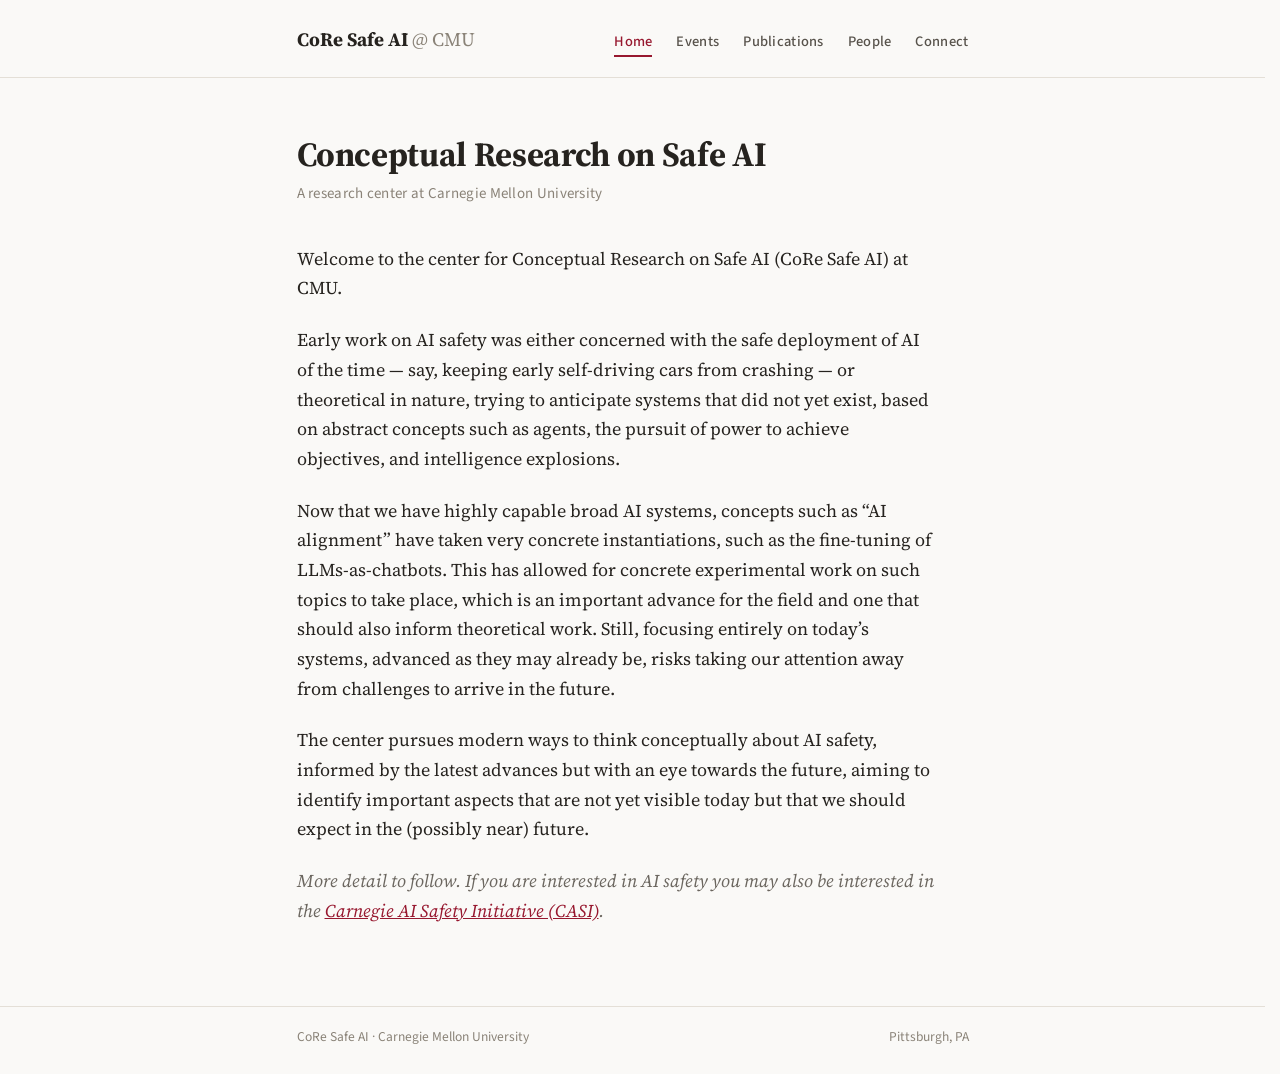
<file: index.html>
<!DOCTYPE html>
<html lang="en">
<head>
    <meta charset="utf-8">
    <meta name="viewport" content="width=device-width, initial-scale=1">
    <title>CoRe Safe AI @ CMU</title>
    <link rel="preconnect" href="https://fonts.googleapis.com">
    <link rel="preconnect" href="https://fonts.gstatic.com" crossorigin>
    <link rel="stylesheet" href="https://fonts.googleapis.com/css2?family=Source+Sans+3:wght@400;500;600&family=Source+Serif+4:ital,wght@0,400;0,600;0,700;1,400&display=swap">
    <link rel="stylesheet" href="style.css">
</head>
<body>
    <header>
        <div class="container">
            <a href="index.html" class="site-title">CoRe Safe AI <span>@ CMU</span></a>
            <nav>
                <a href="index.html" class="current">Home</a>
                <a href="events.html">Events</a>
                <a href="publications.html">Publications</a>
                <a href="people.html">People</a>
                <a href="join.html">Connect</a>
            </nav>
        </div>
    </header>

    <main class="container">
        <h1 class="has-subtitle">Conceptual Research on Safe AI</h1>
        <p class="subtitle">A research center at Carnegie Mellon University</p>

        <div class="prose">
            <p>Welcome to the center for Conceptual Research on Safe AI
            (CoRe Safe AI) at CMU.</p>

            <p>Early work on AI safety was either concerned with the safe
            deployment of AI of the time &mdash; say, keeping early
            self-driving cars from crashing &mdash; or theoretical in
            nature, trying to anticipate systems that did not yet exist,
            based on abstract concepts such as agents, the pursuit of
            power to achieve objectives, and intelligence explosions.</p>

            <p>Now that we have highly capable broad AI systems, concepts
            such as &ldquo;AI alignment&rdquo; have taken very concrete
            instantiations, such as the fine-tuning of LLMs-as-chatbots.
            This has allowed for concrete experimental work on such topics
            to take place, which is an important advance for the field and
            one that should also inform theoretical work.  Still, focusing
            entirely on today&rsquo;s systems, advanced as they may
            already be, risks taking our attention away from challenges to
            arrive in the future.</p>

            <p>The center pursues modern ways to think conceptually about
            AI safety, informed by the latest advances but with an eye
            towards the future, aiming to identify important aspects that
            are not yet visible today but that we should expect in the
            (possibly near) future.</p>

            <p class="aside">More detail to follow. If you are interested in AI safety you may also be interested in the <a href="https://cmuaisafety.com/">Carnegie
AI Safety Initiative (CASI)</a>.

	    </p>
        </div>
    </main>

    <footer>
        <div class="container">
            <span>CoRe Safe AI &middot; Carnegie Mellon University</span>
            <span>Pittsburgh, PA</span>
        </div>
    </footer>
</body>
</html>
</file>
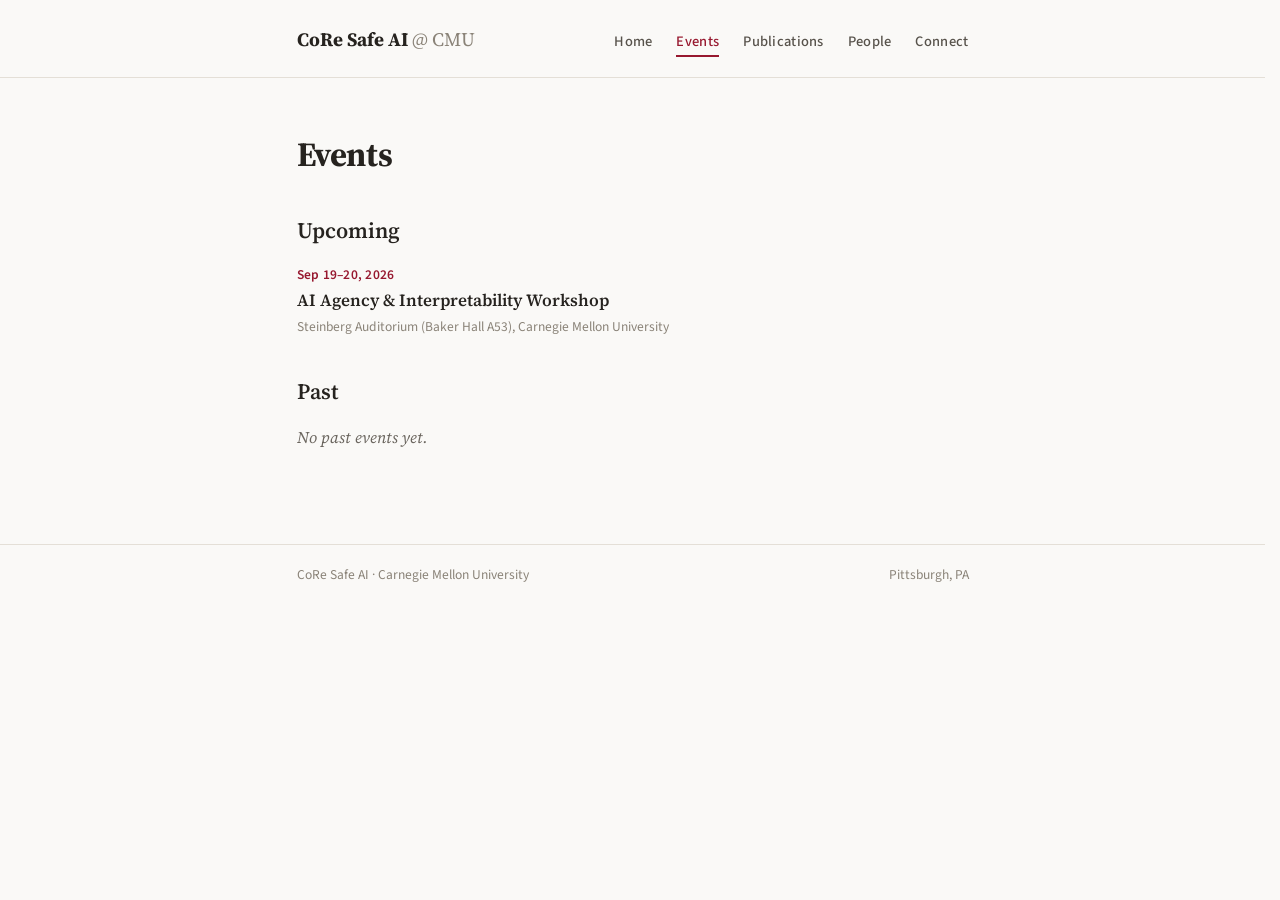
<file: events.html>
<!DOCTYPE html>
<html lang="en">
<head>
    <meta charset="utf-8">
    <meta name="viewport" content="width=device-width, initial-scale=1">
    <title>Events &mdash; CoRe Safe AI @ CMU</title>
    <link rel="preconnect" href="https://fonts.googleapis.com">
    <link rel="preconnect" href="https://fonts.gstatic.com" crossorigin>
    <link rel="stylesheet" href="https://fonts.googleapis.com/css2?family=Source+Sans+3:wght@400;500;600&family=Source+Serif+4:ital,wght@0,400;0,600;0,700;1,400&display=swap">
    <link rel="stylesheet" href="style.css">
</head>
<body>
    <header>
        <div class="container">
            <a href="index.html" class="site-title">CoRe Safe AI <span>@ CMU</span></a>
            <nav>
                <a href="index.html">Home</a>
                <a href="events.html" class="current">Events</a>
                <a href="publications.html">Publications</a>
                <a href="people.html">People</a>
                <a href="join.html">Connect</a>
            </nav>
        </div>
    </header>

    <main class="container">
        <h1>Events</h1>

        <section class="event-list">
            <h2>Upcoming</h2>
            <!--<div class="event">
                <p class="date">Sep 15, 2026 &middot; 4:00 pm</p>
                <p class="title">Seminar: Talk title goes here</p>
                <p class="meta">Speaker Name (Affiliation) &middot; Location TBD</p>
            </div>-->

            <div class="event">
                <p class="date">Sep 19&ndash;20, 2026</p>
                <p class="title"><a href="https://aydinmohseni.com/ai-agency-workshop/">AI Agency &amp; Interpretability Workshop</a></p>
                <p class="meta">Steinberg Auditorium (Baker Hall A53), Carnegie Mellon University</p>
            </div>

            <h2>Past</h2>
            <p class="aside">No past events yet.</p>
        </section>
    </main>

    <footer>
        <div class="container">
            <span>CoRe Safe AI &middot; Carnegie Mellon University</span>
            <span>Pittsburgh, PA</span>
        </div>
    </footer>
</body>
</html>
</file>
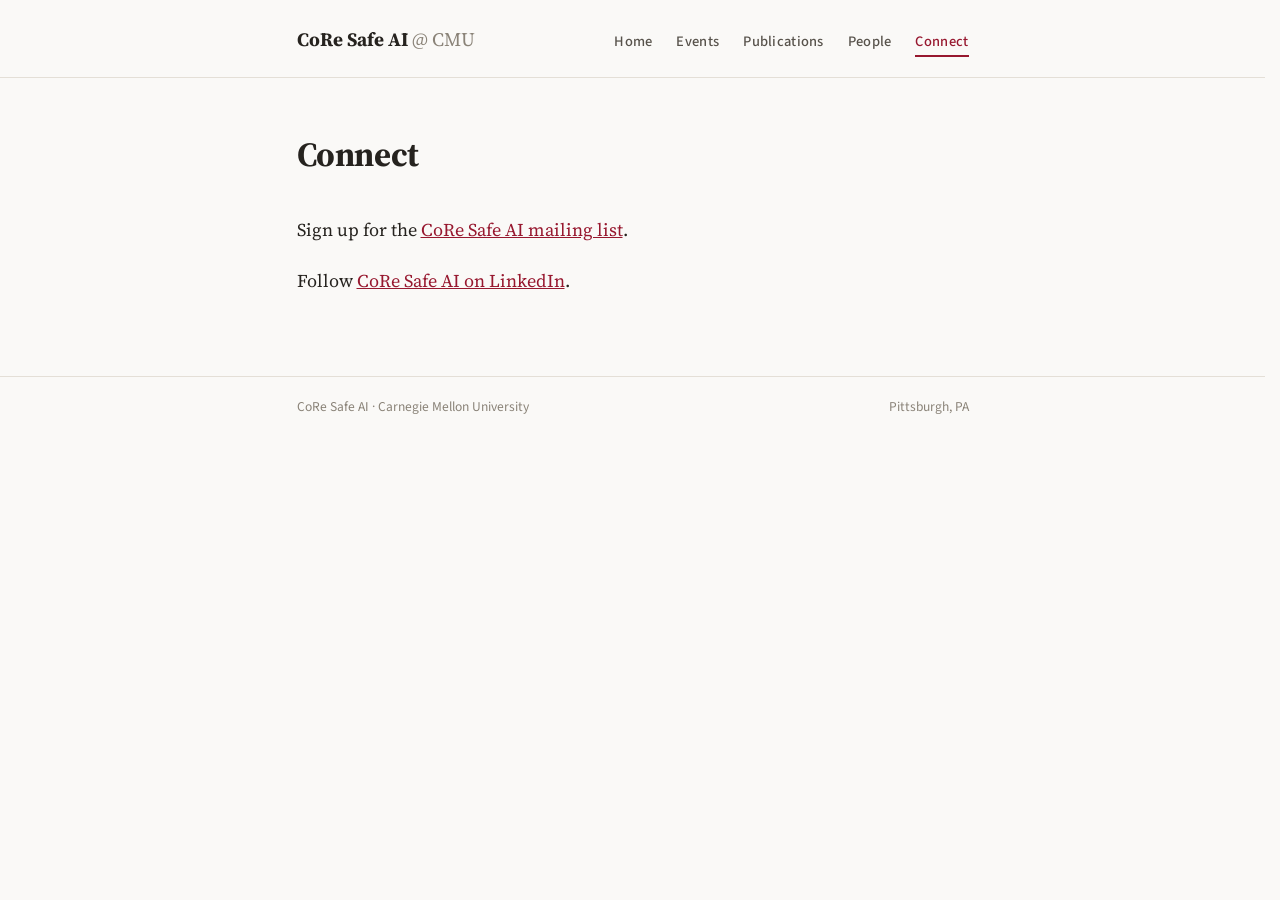
<file: join.html>
<!DOCTYPE html>
<html lang="en">
<head>
    <meta charset="utf-8">
    <meta name="viewport" content="width=device-width, initial-scale=1">
    <title>Connect &mdash; CoRe Safe AI @ CMU</title>
    <link rel="preconnect" href="https://fonts.googleapis.com">
    <link rel="preconnect" href="https://fonts.gstatic.com" crossorigin>
    <link rel="stylesheet" href="https://fonts.googleapis.com/css2?family=Source+Sans+3:wght@400;500;600&family=Source+Serif+4:ital,wght@0,400;0,600;0,700;1,400&display=swap">
    <link rel="stylesheet" href="style.css">
</head>
<body>
    <header>
        <div class="container">
            <a href="index.html" class="site-title">CoRe Safe AI <span>@ CMU</span></a>
            <nav>
                <a href="index.html">Home</a>
                <a href="events.html">Events</a>
                <a href="publications.html">Publications</a>
                <a href="people.html">People</a>
                <a href="join.html" class="current">Connect</a>
            </nav>
        </div>
    </header>

    <main class="container">
        <h1>Connect</h1>

        <div class="prose">
            <p>Sign up for the <a href="https://mailman.srv.cs.cmu.edu/mailman/listinfo/core-safe-ai-announce">CoRe Safe AI mailing list</a>.</p>
            <p>Follow <a href="https://www.linkedin.com/company/core-safe-ai-cmu">CoRe Safe AI on LinkedIn</a>.</p>
        </div>
    </main>

    <footer>
        <div class="container">
            <span>CoRe Safe AI &middot; Carnegie Mellon University</span>
            <span>Pittsburgh, PA</span>
        </div>
    </footer>
</body>
</html>
</file>
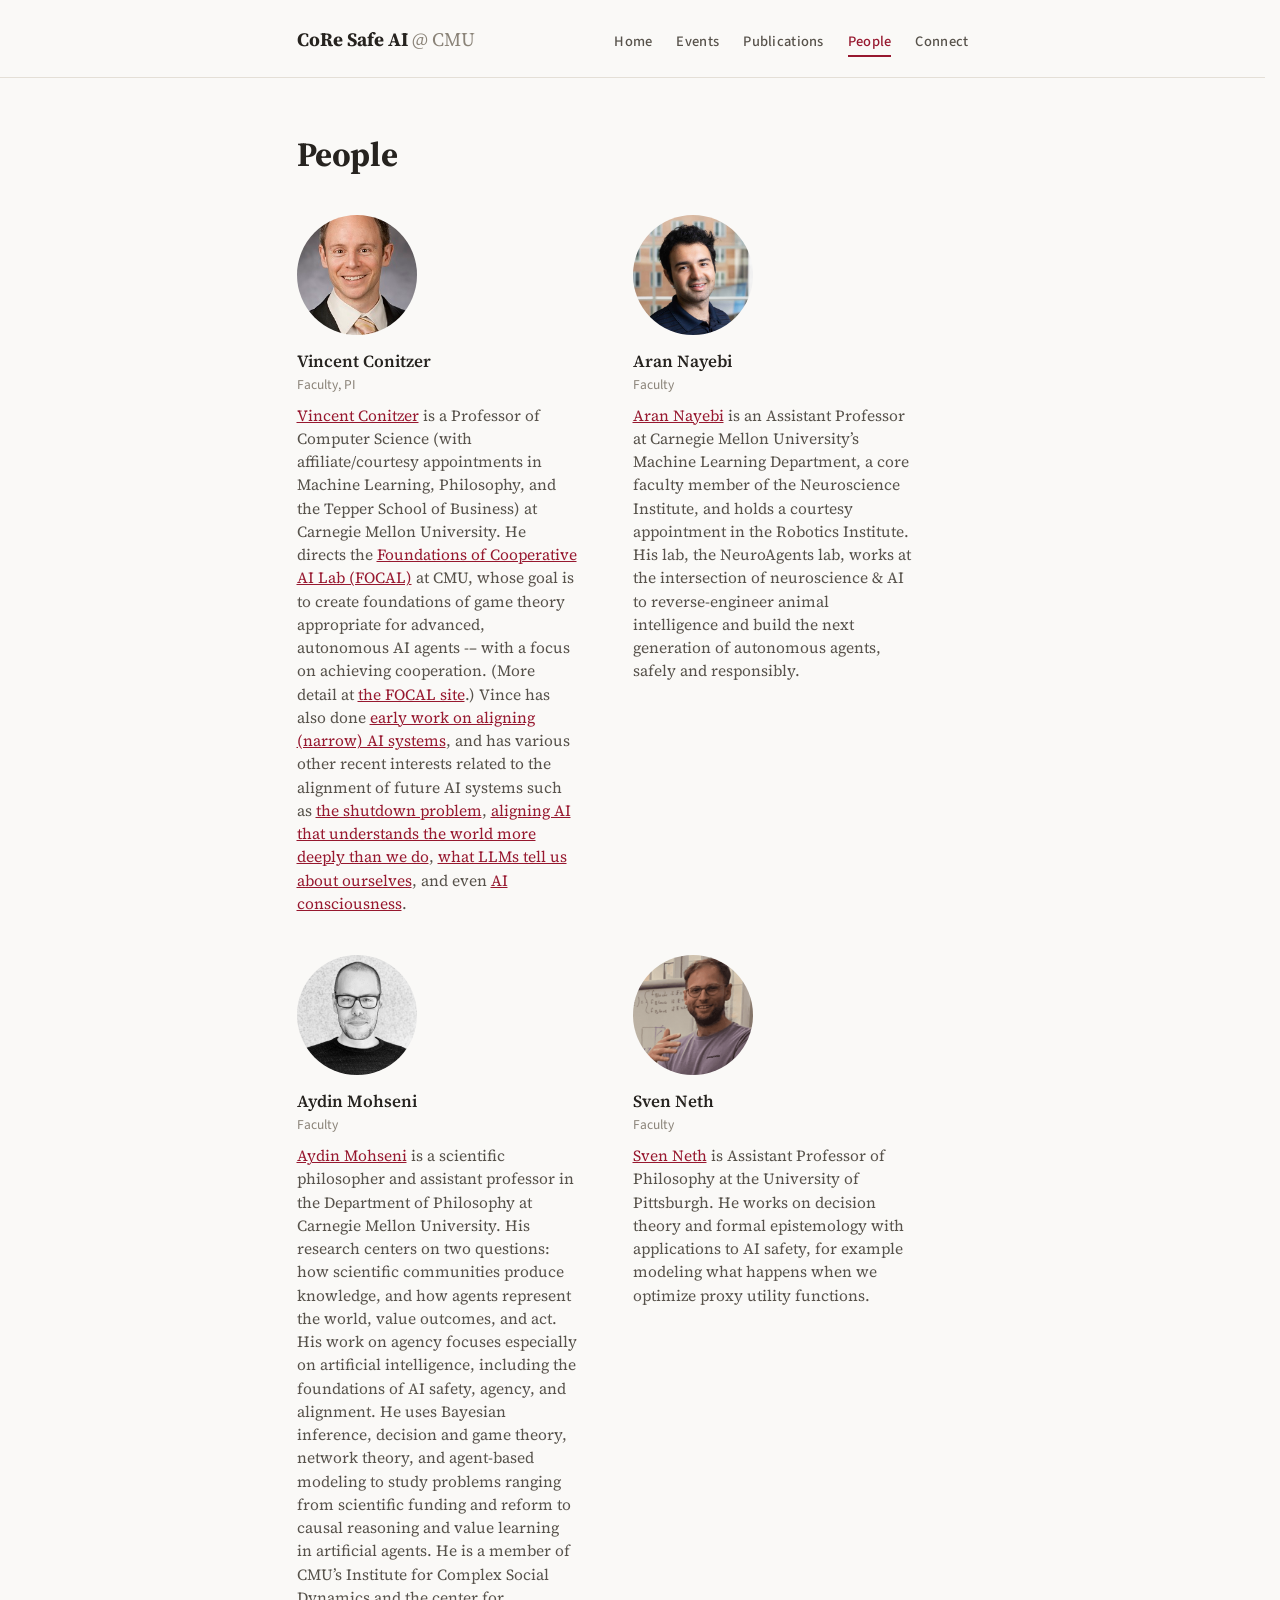
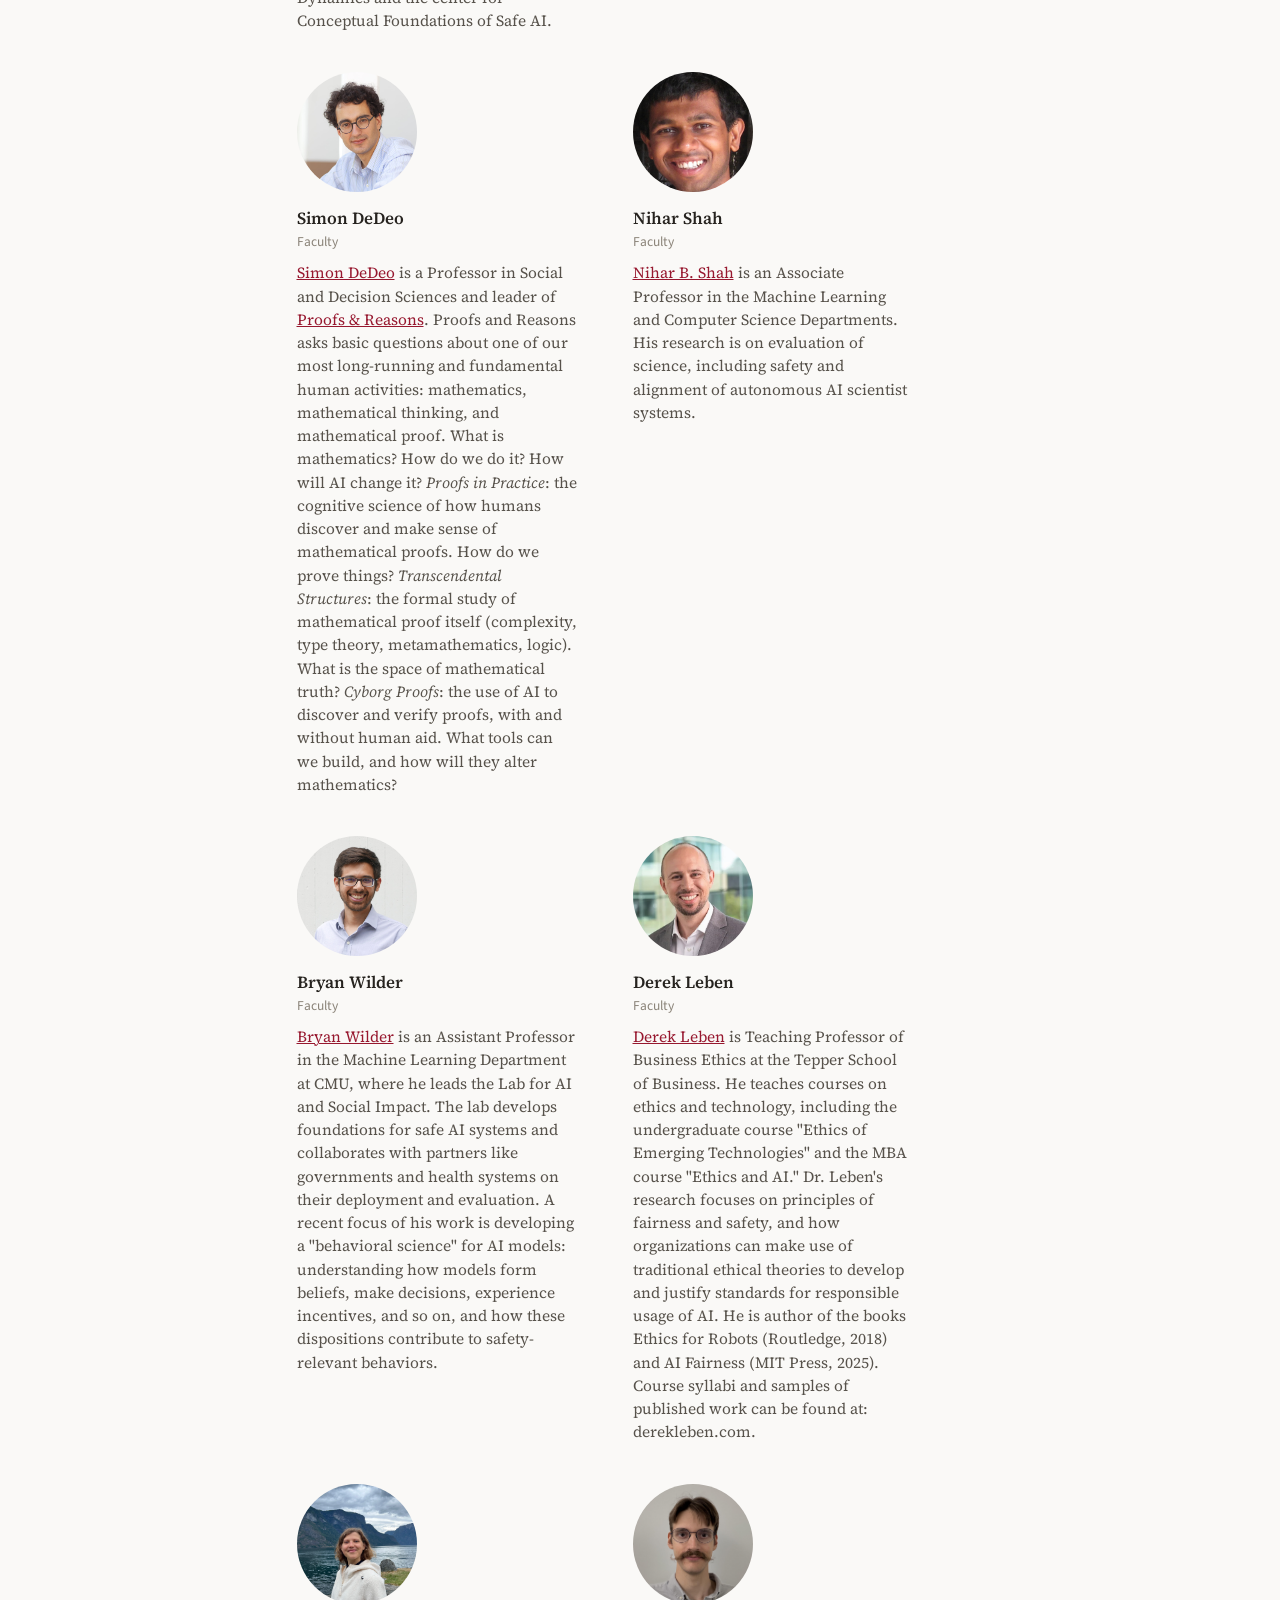
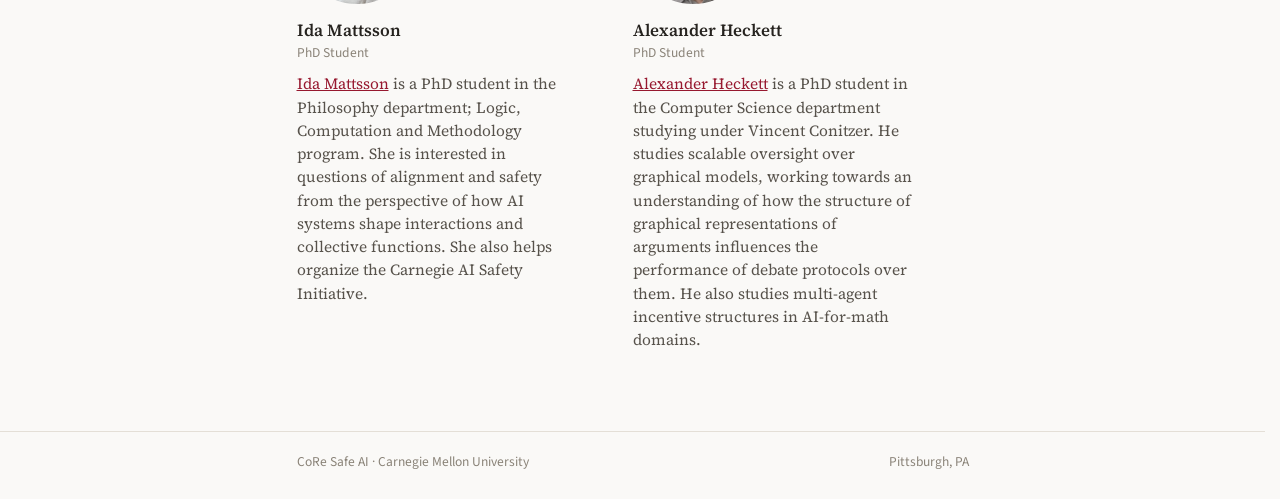
<file: people.html>
<!DOCTYPE html>
<html lang="en">
<head>
    <meta charset="utf-8">
    <meta name="viewport" content="width=device-width, initial-scale=1">
    <title>People &mdash; CoRe Safe AI @ CMU</title>
    <link rel="preconnect" href="https://fonts.googleapis.com">
    <link rel="preconnect" href="https://fonts.gstatic.com" crossorigin>
    <link rel="stylesheet" href="https://fonts.googleapis.com/css2?family=Source+Sans+3:wght@400;500;600&family=Source+Serif+4:ital,wght@0,400;0,600;0,700;1,400&display=swap">
    <link rel="stylesheet" href="style.css">
</head>
<body>
    <header>
        <div class="container">
            <a href="index.html" class="site-title">CoRe Safe AI <span>@ CMU</span></a>
            <nav>
                <a href="index.html">Home</a>
                <a href="events.html">Events</a>
                <a href="publications.html">Publications</a>
                <a href="people.html" class="current">People</a>
                <a href="join.html">Connect</a>
            </nav>
        </div>
    </header>

    <main class="container">
        <h1>People</h1>

        <div class="people-grid">
            <article class="person">
                <img src="photos/conitzer.jpg" alt="Vincent Conitzer" width="120" height="120">
                <h2 class="name">Vincent Conitzer</h2>
                <p class="role">Faculty, PI</p>
                <p class="description">
                  <a href="https://www.cs.cmu.edu/~conitzer/">Vincent Conitzer</a> is a Professor of Computer Science (with affiliate/courtesy appointments in Machine Learning, Philosophy, and the Tepper School of Business) at Carnegie Mellon University. He directs the <a href="https://www.cs.cmu.edu/~focal/">Foundations of Cooperative AI Lab (FOCAL)</a> at CMU, whose goal is to create foundations of game theory appropriate for advanced, autonomous AI agents -– with a focus on achieving cooperation.  (More detail at <a href="https://www.cs.cmu.edu/~focal/">the FOCAL site</a>.)  Vince has also done <a href="https://www.cs.cmu.edu/~conitzer/bytopic.html#moral%20AI">early work on aligning (narrow) AI systems</a>, and has various other recent interests related to the alignment of future AI systems such as <a href="https://www.cs.cmu.edu/~conitzer/shutdownIASEAI26.pdf">the shutdown problem</a>, <a href="https://philsci-archive.pitt.edu/26351/">aligning AI that understands the world more deeply than we do</a>, <a href="https://philpapers.org/archive/YOSWDL.pdf">what LLMs tell us about ourselves</a>, and even <a href="https://www.cs.cmu.edu/~conitzer/LLMconsciousness.pdf">AI consciousness</a>.
                </p>
            </article>

            <article class="person">
                <img src="photos/nayebi.jpg" alt="Aran Nayebi" width="120" height="120">
                <h2 class="name">Aran Nayebi</h2>
                <p class="role">Faculty</p>
                <p class="description">
                    <a href="https://anayebi.github.io/">Aran Nayebi</a> is an Assistant Professor at Carnegie Mellon University’s Machine Learning Department, a core faculty member of the Neuroscience Institute, and holds a courtesy appointment in the Robotics Institute. His lab, the NeuroAgents lab, works at the intersection of neuroscience & AI to reverse-engineer 
animal intelligence and build the next generation of autonomous agents, safely and responsibly.
                </p>
            </article>

            <article class="person">
                <img src="photos/mohseni.jpg" alt="Aydin Mohseni" width="120" height="120">
                <h2 class="name">Aydin Mohseni</h2>
                <p class="role">Faculty</p>
                <p class="description">
                    <a href="https://aydinmohseni.com/">Aydin Mohseni</a> is a scientific philosopher and assistant professor in the Department of Philosophy at Carnegie Mellon University. His research centers on two questions: how scientific communities produce knowledge, and how agents represent the world, value outcomes, and act. His work on agency focuses especially on artificial intelligence, including the foundations of AI safety, agency, and alignment. He uses Bayesian inference, decision and game theory, network theory, and agent-based modeling to study problems ranging from scientific funding and reform to causal reasoning and value learning in artificial agents. He is a member of CMU’s Institute for Complex Social Dynamics and the center for Conceptual Foundations of Safe AI.
                </p>
            </article>

            <article class="person">
                <img src="photos/neth.png" alt="Sven Neth" width="120" height="120">
                <h2 class="name">Sven Neth</h2>
                <p class="role">Faculty</p>
                <p class="description">
                    <a href="https://www.ocf.berkeley.edu/~nethsven/">Sven Neth</a> is Assistant Professor of Philosophy at the University of Pittsburgh. He works on decision theory and formal epistemology with applications to AI safety, for example modeling what happens when we optimize proxy utility functions.
                </p>
            </article>

            <article class="person">
                <img src="photos/dedeo.jpg" alt="Simon DeDeo" width="120" height="120">
                <h2 class="name">Simon DeDeo</h2>
                <p class="role">Faculty</p>
                <p class="description">
                    <a href="https://www.cmu.edu/dietrich/sds/people/faculty/simon-dedeo.html">Simon DeDeo</a> is a Professor in Social and Decision Sciences and leader of <a href="https://proofsandreasons.io/">Proofs & Reasons</a>.
                    Proofs and Reasons asks basic questions about one of our most long-running and fundamental human activities: mathematics, mathematical thinking, and mathematical proof. What is mathematics? How do we do it? How will AI change it?
                    <i>Proofs in Practice</i>: the cognitive science of how humans discover and make sense of mathematical proofs. How do we prove things?
                    <i>Transcendental Structures</i>: the formal study of mathematical proof itself (complexity, type theory, metamathematics, logic). What is the space of mathematical truth?
                    <i>Cyborg Proofs</i>: the use of AI to discover and verify proofs, with and without human aid. What tools can we build, and how will they alter mathematics?
                </p>
            </article>

            <article class="person">
                <img src="photos/shah.png" alt="Nihar Shah" width="120" height="120">
                <h2 class="name">Nihar Shah</h2>
                <p class="role">Faculty</p>
                <p class="description">
                    <a href="https://cs.cmu.edu/~nihars">Nihar B. Shah</a> is an Associate Professor in the Machine Learning and Computer Science  Departments. His research is on evaluation of science, including safety and alignment of autonomous AI scientist systems.
                </p>
            </article>

            <article class="person">
                <img src="photos/wilder.jpg" alt="Bryan Wilder" width="120" height="120">
                <h2 class="name">Bryan Wilder</h2>
                <p class="role">Faculty</p>
                <p class="description">
		    <a href="https://bryanwilder.github.io/">Bryan Wilder</a> is an Assistant Professor in the Machine Learning Department at CMU, where he leads the Lab for AI and Social Impact. The lab develops foundations for safe AI systems and collaborates with partners like governments and health systems on their deployment and evaluation. A recent focus of his work is developing a "behavioral science" for AI models: understanding how models form beliefs, make decisions, experience incentives, and so on, and how these dispositions contribute to safety-relevant behaviors.
                </p>
            </article>

            <article class="person">
                <img src="photos/leben.webp" alt="Derek Leben" width="120" height="120">
                <h2 class="name">Derek Leben</h2>
                <p class="role">Faculty</p>
                <p class="description">
		    <a href="https://scholars.cmu.edu/11834-derek-leben">Derek Leben</a> is Teaching Professor of Business Ethics at the Tepper School of Business. He teaches courses on ethics and technology, including the undergraduate course "Ethics of Emerging Technologies" and the MBA course "Ethics and AI." Dr. Leben's research focuses on principles of fairness and safety, and how organizations can make use of traditional ethical theories to develop and justify standards for responsible usage of AI. He is author of the books Ethics for Robots (Routledge, 2018) and AI Fairness (MIT Press, 2025). Course syllabi and samples of published work can be found at: derekleben.com.
                </p>
            </article>

            <article class="person">
                <img src="photos/mattsson.jpeg" alt="Ida Mattsson" width="120" height="120">
                <h2 class="name">Ida Mattsson</h2>
                <p class="role">PhD Student</p>
                <p class="description">
                    <a href="https://www.cmu.edu/dietrich/philosophy/people/phd/ida-mattsson.html">Ida Mattsson</a> is a PhD student in the Philosophy department; Logic, Computation and Methodology program. She is interested in questions of alignment and safety from the perspective of how AI systems shape interactions and collective functions. She also helps organize the Carnegie AI Safety Initiative.
                </p>
            </article>

            <article class="person">
                <img src="photos/heckett.jpg" alt="Alexander Heckett" width="120" height="120">
                <h2 class="name">Alexander Heckett</h2>
                <p class="role">PhD Student</p>
                <p class="description">
                    <a href=https://aheckett.com/>Alexander Heckett</a> is a PhD student in the Computer Science department studying under Vincent Conitzer. He studies scalable oversight over graphical models, working towards an understanding of how the structure of graphical representations of arguments influences the performance of debate protocols over them. He also studies multi-agent incentive structures in AI-for-math domains.
                </p>
            </article>
        </div>
    </main>

    <footer>
        <div class="container">
            <span>CoRe Safe AI &middot; Carnegie Mellon University</span>
            <span>Pittsburgh, PA</span>
        </div>
    </footer>
</body>
</html>
</file>
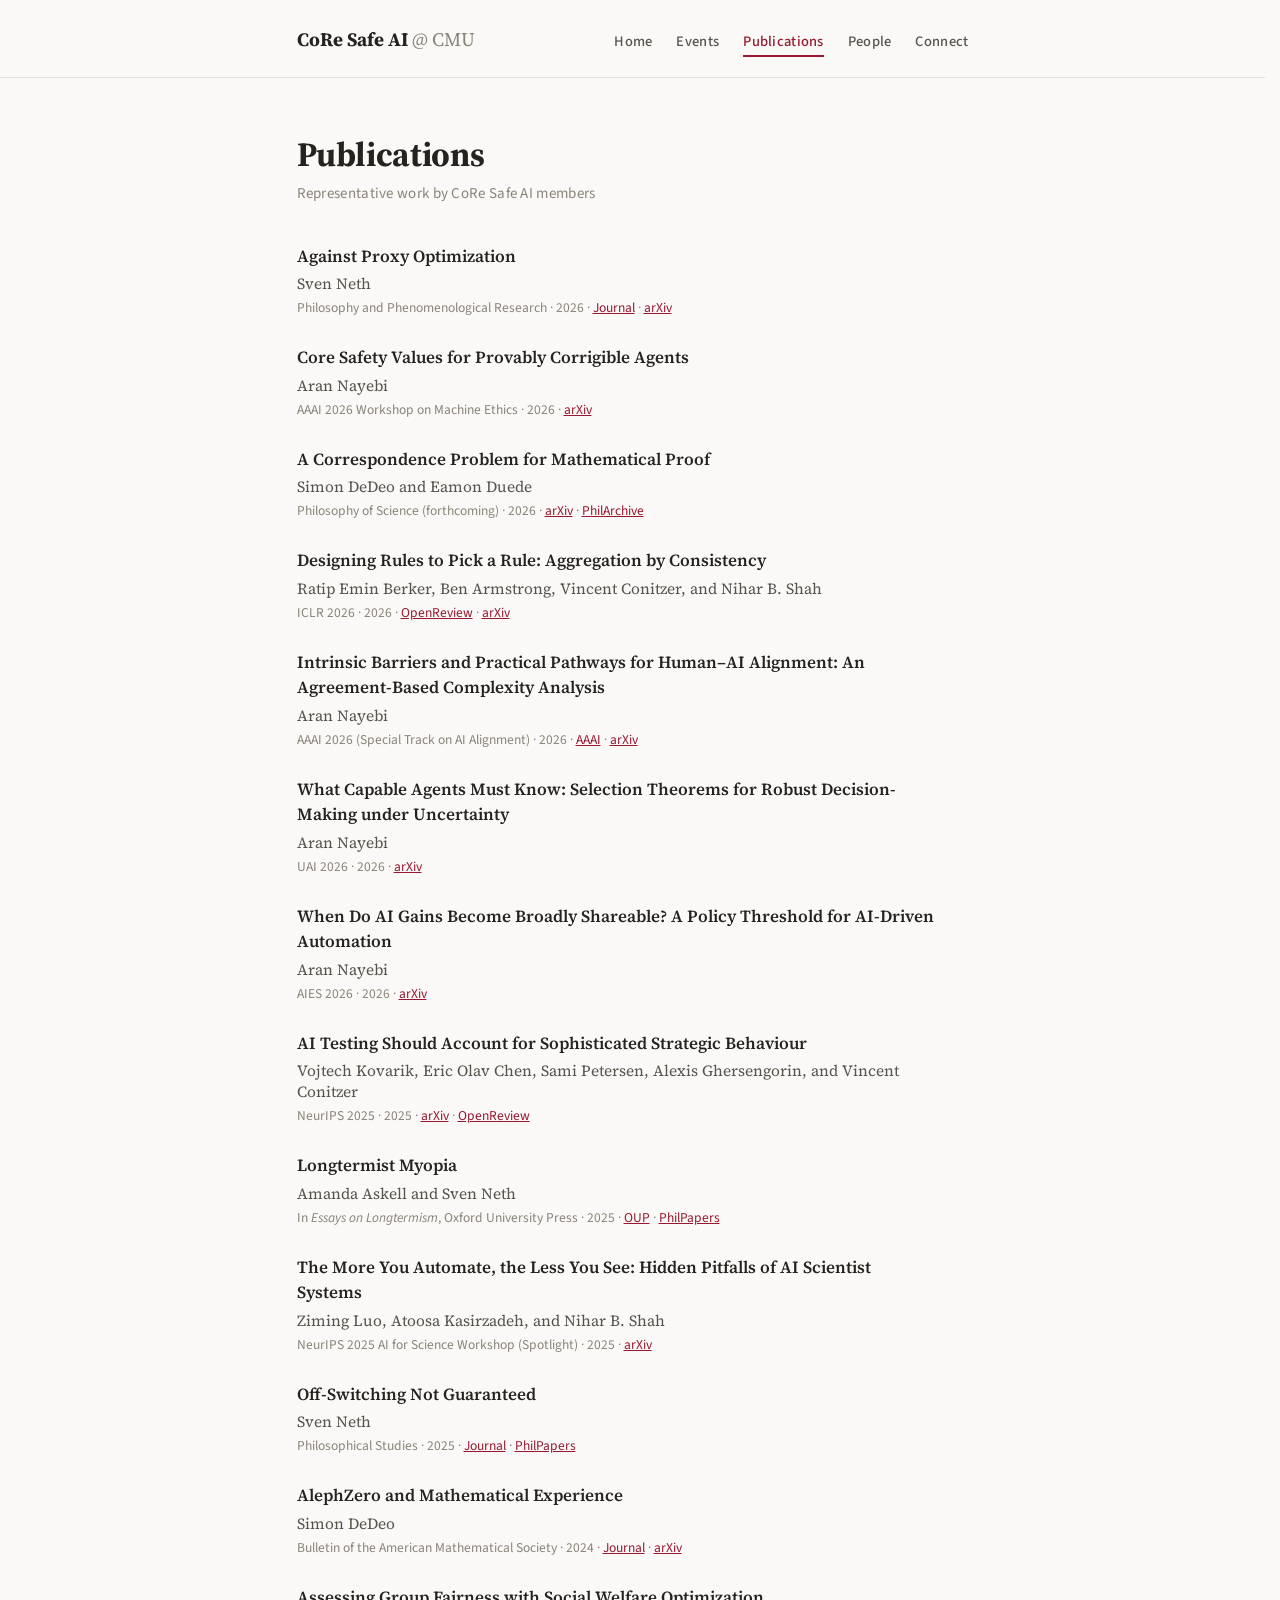
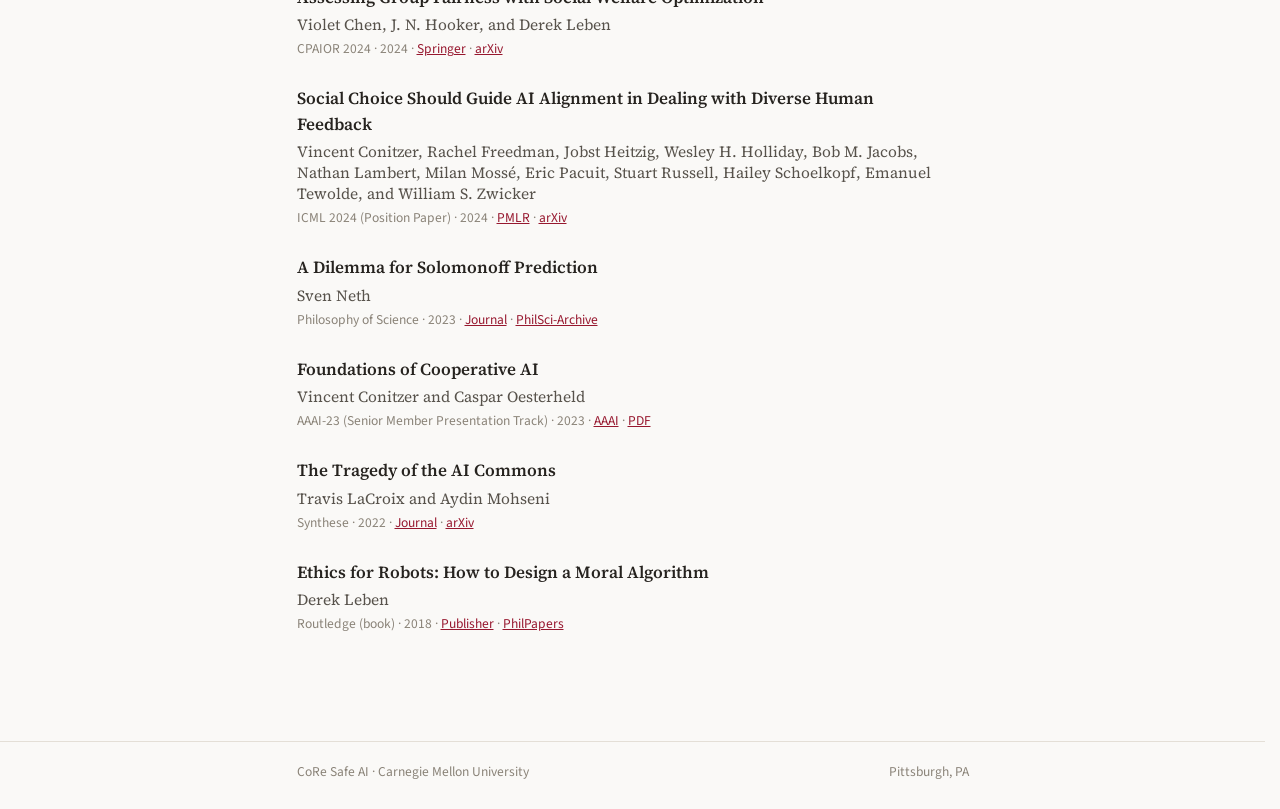
<file: publications.html>
<!DOCTYPE html>
<html lang="en">
<head>
    <meta charset="utf-8">
    <meta name="viewport" content="width=device-width, initial-scale=1">
    <title>Publications &mdash; CoRe Safe AI @ CMU</title>
    <link rel="preconnect" href="https://fonts.googleapis.com">
    <link rel="preconnect" href="https://fonts.gstatic.com" crossorigin>
    <link rel="stylesheet" href="https://fonts.googleapis.com/css2?family=Source+Sans+3:wght@400;500;600&family=Source+Serif+4:ital,wght@0,400;0,600;0,700;1,400&display=swap">
    <link rel="stylesheet" href="style.css">
</head>
<body>
    <header>
        <div class="container">
            <a href="index.html" class="site-title">CoRe Safe AI <span>@ CMU</span></a>
            <nav>
                <a href="index.html">Home</a>
                <a href="events.html">Events</a>
                <a href="publications.html" class="current">Publications</a>
                <a href="people.html">People</a>
                <a href="join.html">Connect</a>
            </nav>
        </div>
    </header>

    <main class="container">
        <h1 class="has-subtitle">Publications</h1>
        <p class="subtitle">Representative work by CoRe Safe AI members</p>

        <div class="pub-list">
            <div class="pub">
                <p class="title"><a href="https://doi.org/10.1111/phpr.70138">Against Proxy Optimization</a></p>
                <p class="authors">Sven Neth</p>
                <p class="meta">Philosophy and Phenomenological Research &middot; 2026 &middot; <a href="https://doi.org/10.1111/phpr.70138">Journal</a> &middot; <a href="https://arxiv.org/abs/2606.23597">arXiv</a></p>
            </div>

            <div class="pub">
                <p class="title"><a href="https://arxiv.org/abs/2507.20964">Core Safety Values for Provably Corrigible Agents</a></p>
                <p class="authors">Aran Nayebi</p>
                <p class="meta">AAAI 2026 Workshop on Machine Ethics &middot; 2026 &middot; <a href="https://arxiv.org/abs/2507.20964">arXiv</a></p>
            </div>

            <div class="pub">
                <p class="title"><a href="https://arxiv.org/abs/2603.13680">A Correspondence Problem for Mathematical Proof</a></p>
                <p class="authors">Simon DeDeo and Eamon Duede</p>
                <p class="meta">Philosophy of Science (forthcoming) &middot; 2026 &middot; <a href="https://arxiv.org/abs/2603.13680">arXiv</a> &middot; <a href="https://philarchive.org/rec/DEDACP">PhilArchive</a></p>
            </div>

            <div class="pub">
                <p class="title"><a href="https://openreview.net/forum?id=xxsacQ3tdb">Designing Rules to Pick a Rule: Aggregation by Consistency</a></p>
                <p class="authors">Ratip Emin Berker, Ben Armstrong, Vincent Conitzer, and Nihar B. Shah</p>
                <p class="meta">ICLR 2026 &middot; 2026 &middot; <a href="https://openreview.net/forum?id=xxsacQ3tdb">OpenReview</a> &middot; <a href="https://arxiv.org/abs/2508.17177">arXiv</a></p>
            </div>

            <div class="pub">
                <p class="title"><a href="https://ojs.aaai.org/index.php/AAAI/article/view/41113">Intrinsic Barriers and Practical Pathways for Human–AI Alignment: An Agreement-Based Complexity Analysis</a></p>
                <p class="authors">Aran Nayebi</p>
                <p class="meta">AAAI 2026 (Special Track on AI Alignment) &middot; 2026 &middot; <a href="https://ojs.aaai.org/index.php/AAAI/article/view/41113">AAAI</a> &middot; <a href="https://arxiv.org/abs/2502.05934">arXiv</a></p>
            </div>

            <div class="pub">
                <p class="title"><a href="https://arxiv.org/abs/2603.02491">What Capable Agents Must Know: Selection Theorems for Robust Decision-Making under Uncertainty</a></p>
                <p class="authors">Aran Nayebi</p>
                <p class="meta">UAI 2026 &middot; 2026 &middot; <a href="https://arxiv.org/abs/2603.02491">arXiv</a></p>
            </div>

            <div class="pub">
                <p class="title"><a href="https://arxiv.org/abs/2505.18687">When Do AI Gains Become Broadly Shareable? A Policy Threshold for AI-Driven Automation</a></p>
                <p class="authors">Aran Nayebi</p>
                <p class="meta">AIES 2026 &middot; 2026 &middot; <a href="https://arxiv.org/abs/2505.18687">arXiv</a></p>
            </div>

            <div class="pub">
                <p class="title"><a href="https://arxiv.org/abs/2508.14927">AI Testing Should Account for Sophisticated Strategic Behaviour</a></p>
                <p class="authors">Vojtech Kovarik, Eric Olav Chen, Sami Petersen, Alexis Ghersengorin, and Vincent Conitzer</p>
                <p class="meta">NeurIPS 2025 &middot; 2025 &middot; <a href="https://arxiv.org/abs/2508.14927">arXiv</a> &middot; <a href="https://openreview.net/forum?id=OMc0BYxND4">OpenReview</a></p>
            </div>

            <div class="pub">
                <p class="title"><a href="https://doi.org/10.1093/9780191979972.003.0020">Longtermist Myopia</a></p>
                <p class="authors">Amanda Askell and Sven Neth</p>
                <p class="meta">In <i>Essays on Longtermism</i>, Oxford University Press &middot; 2025 &middot; <a href="https://doi.org/10.1093/9780191979972.003.0020">OUP</a> &middot; <a href="https://philpapers.org/rec/ASKLMZ">PhilPapers</a></p>
            </div>

            <div class="pub">
                <p class="title"><a href="https://arxiv.org/abs/2509.08713">The More You Automate, the Less You See: Hidden Pitfalls of AI Scientist Systems</a></p>
                <p class="authors">Ziming Luo, Atoosa Kasirzadeh, and Nihar B. Shah</p>
                <p class="meta">NeurIPS 2025 AI for Science Workshop (Spotlight) &middot; 2025 &middot; <a href="https://arxiv.org/abs/2509.08713">arXiv</a></p>
            </div>

            <div class="pub">
                <p class="title"><a href="https://doi.org/10.1007/s11098-025-02296-x">Off-Switching Not Guaranteed</a></p>
                <p class="authors">Sven Neth</p>
                <p class="meta">Philosophical Studies &middot; 2025 &middot; <a href="https://doi.org/10.1007/s11098-025-02296-x">Journal</a> &middot; <a href="https://philpapers.org/rec/NETONG">PhilPapers</a></p>
            </div>

            <div class="pub">
                <p class="title"><a href="https://doi.org/10.1090/bull/1824">AlephZero and Mathematical Experience</a></p>
                <p class="authors">Simon DeDeo</p>
                <p class="meta">Bulletin of the American Mathematical Society &middot; 2024 &middot; <a href="https://doi.org/10.1090/bull/1824">Journal</a> &middot; <a href="https://arxiv.org/abs/2307.05599">arXiv</a></p>
            </div>

            <div class="pub">
                <p class="title"><a href="https://link.springer.com/chapter/10.1007/978-3-031-60597-0_14">Assessing Group Fairness with Social Welfare Optimization</a></p>
                <p class="authors">Violet Chen, J. N. Hooker, and Derek Leben</p>
                <p class="meta">CPAIOR 2024 &middot; 2024 &middot; <a href="https://link.springer.com/chapter/10.1007/978-3-031-60597-0_14">Springer</a> &middot; <a href="https://arxiv.org/abs/2405.11421">arXiv</a></p>
            </div>

            <div class="pub">
                <p class="title"><a href="https://proceedings.mlr.press/v235/conitzer24a.html">Social Choice Should Guide AI Alignment in Dealing with Diverse Human Feedback</a></p>
                <p class="authors">Vincent Conitzer, Rachel Freedman, Jobst Heitzig, Wesley H. Holliday, Bob M. Jacobs, Nathan Lambert, Milan Mossé, Eric Pacuit, Stuart Russell, Hailey Schoelkopf, Emanuel Tewolde, and William S. Zwicker</p>
                <p class="meta">ICML 2024 (Position Paper) &middot; 2024 &middot; <a href="https://proceedings.mlr.press/v235/conitzer24a.html">PMLR</a> &middot; <a href="https://arxiv.org/abs/2404.10271">arXiv</a></p>
            </div>

            <div class="pub">
                <p class="title"><a href="https://doi.org/10.1017/psa.2022.72">A Dilemma for Solomonoff Prediction</a></p>
                <p class="authors">Sven Neth</p>
                <p class="meta">Philosophy of Science &middot; 2023 &middot; <a href="https://doi.org/10.1017/psa.2022.72">Journal</a> &middot; <a href="https://philsci-archive.pitt.edu/20747/">PhilSci-Archive</a></p>
            </div>

            <div class="pub">
                <p class="title"><a href="https://ojs.aaai.org/index.php/AAAI/article/view/26791">Foundations of Cooperative AI</a></p>
                <p class="authors">Vincent Conitzer and Caspar Oesterheld</p>
                <p class="meta">AAAI-23 (Senior Member Presentation Track) &middot; 2023 &middot; <a href="https://ojs.aaai.org/index.php/AAAI/article/view/26791">AAAI</a> &middot; <a href="https://www.cs.cmu.edu/~conitzer/FOCALAAAI23.pdf">PDF</a></p>
            </div>

            <div class="pub">
                <p class="title"><a href="https://doi.org/10.1007/s11229-022-03763-2">The Tragedy of the AI Commons</a></p>
                <p class="authors">Travis LaCroix and Aydin Mohseni</p>
                <p class="meta">Synthese &middot; 2022 &middot; <a href="https://doi.org/10.1007/s11229-022-03763-2">Journal</a> &middot; <a href="https://arxiv.org/abs/2006.05203">arXiv</a></p>
            </div>

            <div class="pub">
                <p class="title"><a href="https://www.routledge.com/Ethics-for-Robots-How-to-Design-a-Moral-Algorithm/Leben/p/book/9781138716179">Ethics for Robots: How to Design a Moral Algorithm</a></p>
                <p class="authors">Derek Leben</p>
                <p class="meta">Routledge (book) &middot; 2018 &middot; <a href="https://www.routledge.com/Ethics-for-Robots-How-to-Design-a-Moral-Algorithm/Leben/p/book/9781138716179">Publisher</a> &middot; <a href="https://philpapers.org/rec/LEBEFR">PhilPapers</a></p>
            </div>
        </div>
    </main>

    <footer>
        <div class="container">
            <span>CoRe Safe AI &middot; Carnegie Mellon University</span>
            <span>Pittsburgh, PA</span>
        </div>
    </footer>
</body>
</html>
</file>
<file: style.css>
/* Shared stylesheet for CoRe Safe AI @ CMU */

:root {
  --bg: #faf9f7;
  --text: #26231f;
  --secondary: #57524b;
  --muted: #8a8378;
  --soft: #6b665f;
  --rule: #e4dfd7;
  --accent: #97182f;
  --accent-dark: #6e1023;
  --serif: 'Source Serif 4', Georgia, serif;
  --sans: 'Source Sans 3', 'Helvetica Neue', Arial, sans-serif;
}

* {
  box-sizing: border-box;
}

html {
  scrollbar-gutter: stable;
}

body {
  margin: 0;
  background: var(--bg);
  color: var(--text);
  font-family: var(--serif);
  -webkit-font-smoothing: antialiased;
}

a {
  color: var(--accent);
}

a:hover {
  color: var(--accent-dark);
}

.container {
  max-width: 720px;
  margin: 0 auto;
  padding-left: 24px;
  padding-right: 24px;
}

/* Header / navigation */
header {
  border-bottom: 1px solid var(--rule);
}

header .container {
  padding-top: 26px;
  padding-bottom: 20px;
  display: flex;
  align-items: baseline;
  justify-content: space-between;
  flex-wrap: wrap;
  gap: 10px 28px;
}

.site-title {
  font-weight: 700;
  font-size: 19px;
  color: var(--text);
  text-decoration: none;
}

.site-title span {
  font-weight: 400;
  color: var(--muted);
}

nav {
  display: flex;
  flex-wrap: wrap;
  max-width: 100%;
  gap: 10px 24px;
  font-family: var(--sans);
  font-size: 14.5px;
  font-weight: 500;
  letter-spacing: 0.02em;
}

nav a {
  color: var(--secondary);
  text-decoration: none;
  border-bottom: 2px solid transparent;
  padding-bottom: 3px;
}

nav a:hover {
  color: var(--accent);
}

nav a.current {
  color: var(--accent);
  border-bottom-color: var(--accent);
}

@media (max-width: 680px) {
  header .container {
    flex-direction: column;
    align-items: flex-start;
  }

  nav {
    column-gap: 16px;
  }
}

/* Content */
main {
  padding-top: 56px;
  padding-bottom: 80px;
}

h1 {
  margin: 0 0 40px;
  font-size: 34px;
  line-height: 1.2;
  font-weight: 700;
  letter-spacing: -0.01em;
}

h1.has-subtitle {
  margin-bottom: 8px;
}

.subtitle {
  margin: 0 0 40px;
  font-family: var(--sans);
  font-size: 15px;
  color: var(--muted);
  letter-spacing: 0.02em;
}

.prose {
  font-size: 18px;
  line-height: 1.65;
  max-width: 640px;
}

.prose p {
  margin: 0 0 22px;
}

.prose p:last-child {
  margin-bottom: 0;
}

.aside {
  font-style: italic;
  color: var(--soft);
}

/* Publications */
.pub-list {
  max-width: 640px;
}

.pub {
  margin-bottom: 28px;
}

.pub p {
  margin: 0 0 4px;
}

.pub .title {
  font-size: 17px;
  line-height: 1.5;
  font-weight: 600;
}

.pub .title a {
  text-decoration: none;
  color: var(--text);
}

.pub .title a:hover {
  color: var(--accent);
}

.pub .authors {
  font-size: 15.5px;
  color: var(--secondary);
}

.pub .meta {
  font-family: var(--sans);
  font-size: 13.5px;
  color: var(--muted);
}

/* Events */
.event-list {
  max-width: 640px;
}

.event-list h2 {
  margin: 40px 0 20px;
  font-size: 22px;
  font-weight: 600;
}

.event-list h2:first-child {
  margin-top: 0;
}

.event {
  margin-bottom: 28px;
}

.event p {
  margin: 0 0 4px;
}

.event .date {
  font-family: var(--sans);
  font-size: 13.5px;
  color: var(--accent);
  font-weight: 600;
  letter-spacing: 0.02em;
}

.event .title {
  font-size: 17px;
  line-height: 1.5;
  font-weight: 600;
}

.event .title a {
  text-decoration: none;
  color: var(--text);
}

.event .title a:hover {
  color: var(--accent);
}

.event .meta {
  font-family: var(--sans);
  font-size: 13.5px;
  color: var(--muted);
}

/* People */
.people-grid {
  display: grid;
  grid-template-columns: repeat(auto-fit, minmax(260px, 1fr));
  gap: 40px 32px;
  max-width: 640px;
}

.person img,
.person .photo-placeholder {
  width: 120px;
  height: 120px;
  border-radius: 50%;
  object-fit: cover;
  margin-bottom: 10px;
}

.person .photo-placeholder {
  background: repeating-linear-gradient(45deg, #eee9e1, #eee9e1 6px, var(--rule) 6px, var(--rule) 12px);
  display: flex;
  align-items: center;
  justify-content: center;
  font-family: monospace;
  font-size: 11px;
  color: var(--muted);
}

.person .name {
  margin: 0;
  font-size: 17px;
  font-weight: 600;
  line-height: 1.35;
}

.person .role {
  margin: 2px 0 0;
  font-family: var(--sans);
  font-size: 13.5px;
  color: var(--muted);
}

.person .description {
  margin: 10px 0 0;
  max-width: 280px;
  font-size: 15.5px;
  line-height: 1.5;
  color: var(--secondary);
}

/* Footer */
footer {
  border-top: 1px solid var(--rule);
}

footer .container {
  padding-top: 20px;
  padding-bottom: 28px;
  font-family: var(--sans);
  font-size: 13.5px;
  color: var(--muted);
  display: flex;
  justify-content: space-between;
  flex-wrap: wrap;
  gap: 8px 24px;
}
</file>
